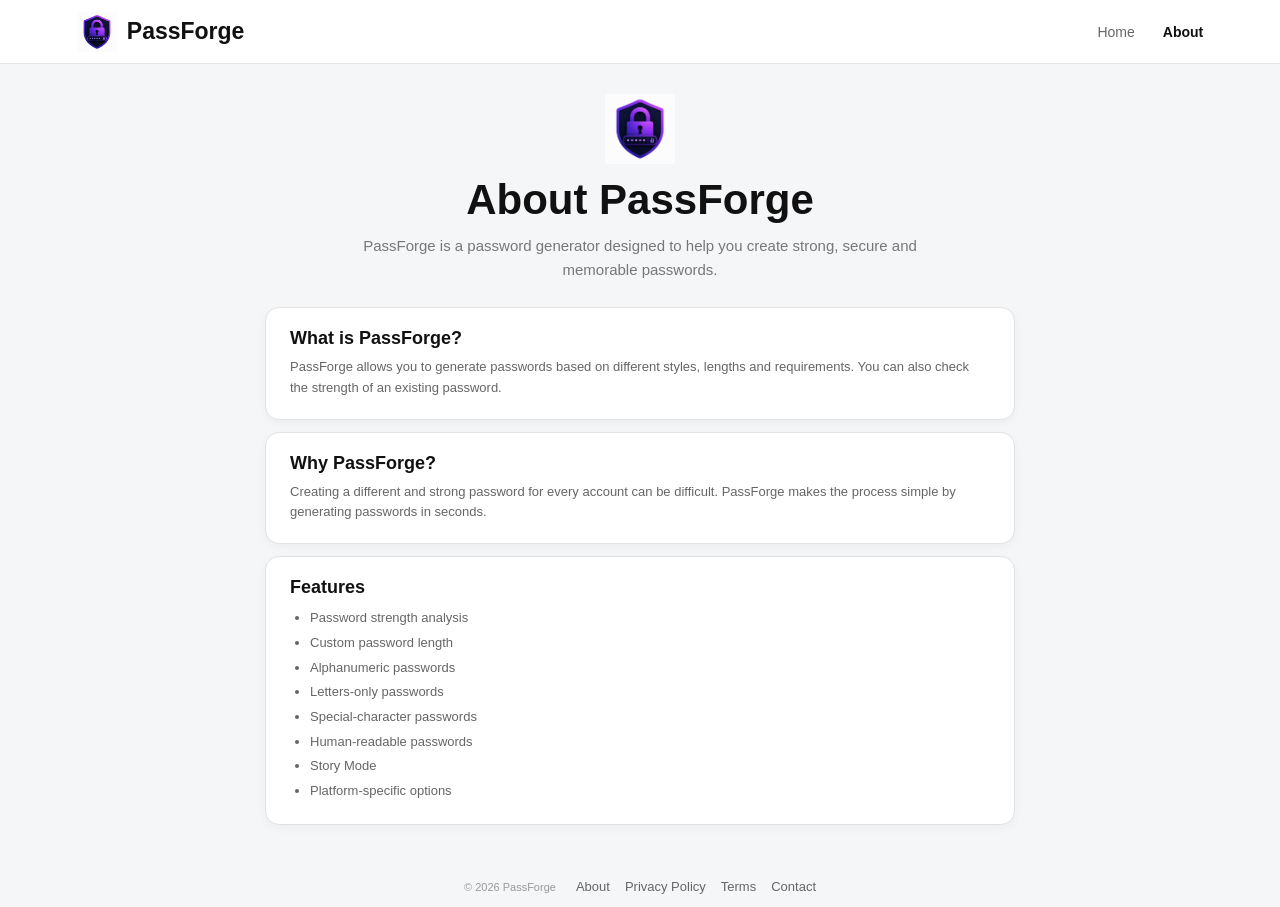
<file: about.html>
<!DOCTYPE html>
<html lang="en">

<head>

    <meta charset="UTF-8">

    <meta name="viewport" content="width=device-width, initial-scale=1.0">

    <title>About PassForge</title>

    <link rel="icon" type="image/png" href="assets/Logo.png">

    <link rel="stylesheet" href="style.css">

</head>


<body>


    <header>

        <div class="logo">

            <img src="assets/Logo.png" alt="PassForge">

            <span>
                PassForge
            </span>

        </div>


        <nav>

            <a href="index.html">
                Home
            </a>

            <a href="about.html" class="active-page">
                About
            </a>

        </nav>

    </header>


    <main class="about-page">

        <section class="about-container">

            <img src="assets/Logo.png" alt="PassForge Logo" class="about-logo">


            <h1>
                About PassForge
            </h1>


            <p class="about-intro">
                PassForge is a password generator designed
                to help you create strong, secure and
                memorable passwords.
            </p>


            <div class="about-card">

                <h2>
                    What is PassForge?
                </h2>

                <p>
                    PassForge allows you to generate passwords
                    based on different styles, lengths and
                    requirements. You can also check the
                    strength of an existing password.
                </p>

            </div>


            <div class="about-card">

                <h2>
                    Why PassForge?
                </h2>

                <p>
                    Creating a different and strong password
                    for every account can be difficult.
                    PassForge makes the process simple by
                    generating passwords in seconds.
                </p>

            </div>


            <div class="about-card">

                <h2>
                    Features
                </h2>

                <ul>

                    <li>
                        Password strength analysis
                    </li>

                    <li>
                        Custom password length
                    </li>

                    <li>
                        Alphanumeric passwords
                    </li>

                    <li>
                        Letters-only passwords
                    </li>

                    <li>
                        Special-character passwords
                    </li>

                    <li>
                        Human-readable passwords
                    </li>

                    <li>
                        Story Mode
                    </li>

                    <li>
                        Platform-specific options
                    </li>

                </ul>

            </div>

        </section>

    </main>


    <footer>

        <span>
            © 2026 PassForge
        </span>

        <div class="footer-links">

            <a href="about.html">About</a>

            <a href="privacy.html">
                Privacy Policy
            </a>

            <a href="terms.html">
                Terms
            </a>

            <a href="contact.html">
                Contact
            </a>

        </div>

    </footer>


</body>

</html>
</file>
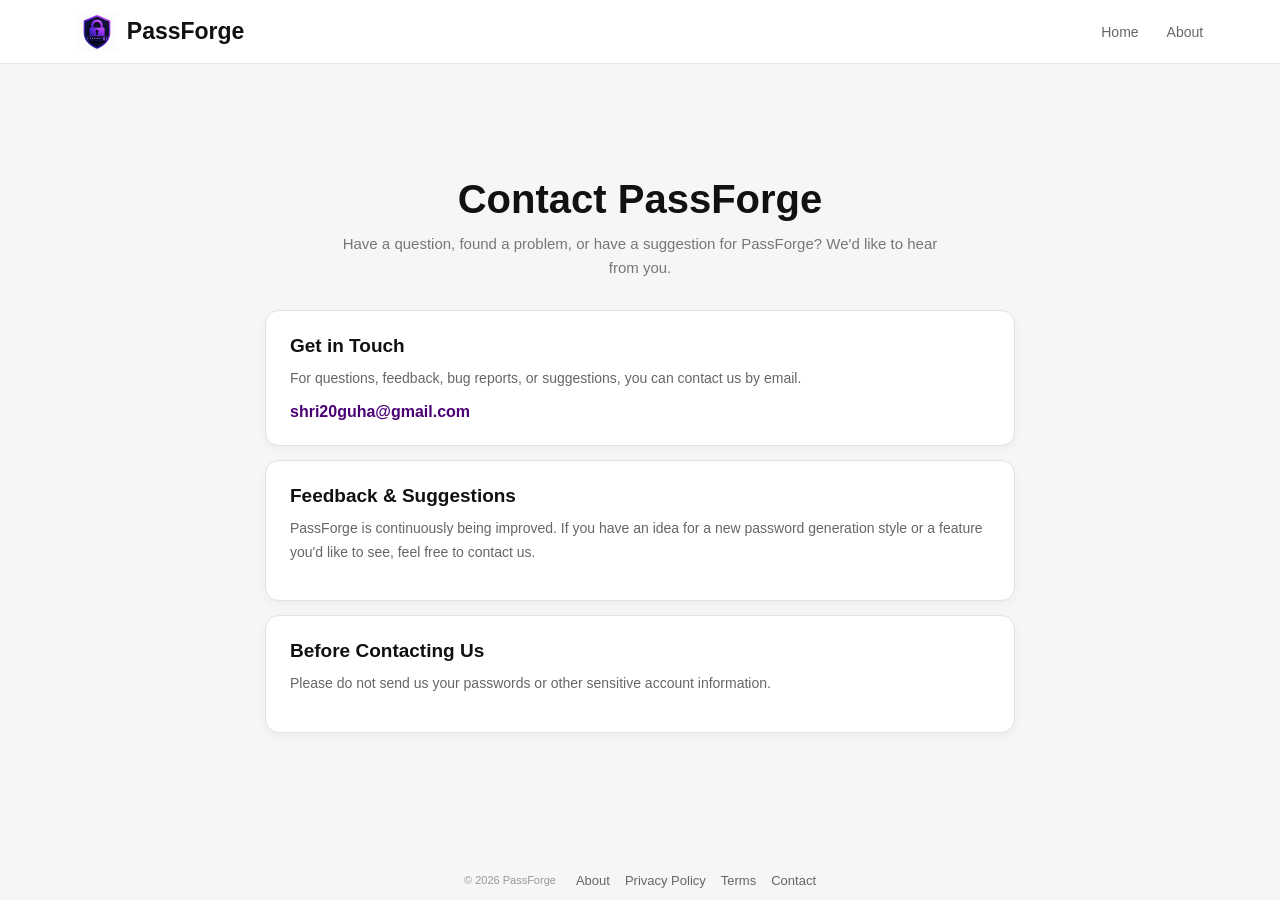
<file: contact.html>
<!DOCTYPE html>
<html lang="en">

<head>

    <meta charset="UTF-8">

    <meta name="viewport" content="width=device-width, initial-scale=1.0">

    <title>Contact — PassForge</title>

    <link rel="icon" type="image/png" href="assets/Logo.png">

    <link rel="stylesheet" href="style.css">

</head>


<body>


    <header>

        <div class="logo">

            <img src="assets/Logo.png" alt="PassForge">

            <span>
                PassForge
            </span>

        </div>


        <nav>

            <a href="index.html">
                Home
            </a>

            <a href="about.html">
                About
            </a>

        </nav>

    </header>


    <main class="contact-page">

        <section class="contact-container">

            <h1>
                Contact PassForge
            </h1>

            <p class="contact-intro">
                Have a question, found a problem, or have a
                suggestion for PassForge? We'd like to hear from you.
            </p>


            <div class="contact-card">

                <h2>
                    Get in Touch
                </h2>

                <p>
                    For questions, feedback, bug reports, or
                    suggestions, you can contact us by email.
                </p>

                <a class="contact-email" href="mailto:shri20guha@gmail.com">
                    shri20guha@gmail.com
                </a>

            </div>


            <div class="contact-card">

                <h2>
                    Feedback & Suggestions
                </h2>

                <p>
                    PassForge is continuously being improved.
                    If you have an idea for a new password
                    generation style or a feature you'd like
                    to see, feel free to contact us.
                </p>

            </div>


            <div class="contact-card">

                <h2>
                    Before Contacting Us
                </h2>

                <p>
                    Please do not send us your passwords or
                    other sensitive account information.
                </p>

            </div>

        </section>

    </main>


    <footer>

        <span>
            © 2026 PassForge
        </span>


        <div class="footer-links">

            <a href="about.html">
                About
            </a>

            <a href="privacy.html">
                Privacy Policy
            </a>

            <a href="terms.html">
                Terms
            </a>

            <a href="contact.html">
                Contact
            </a>

        </div>

    </footer>


</body>

</html>
</file>
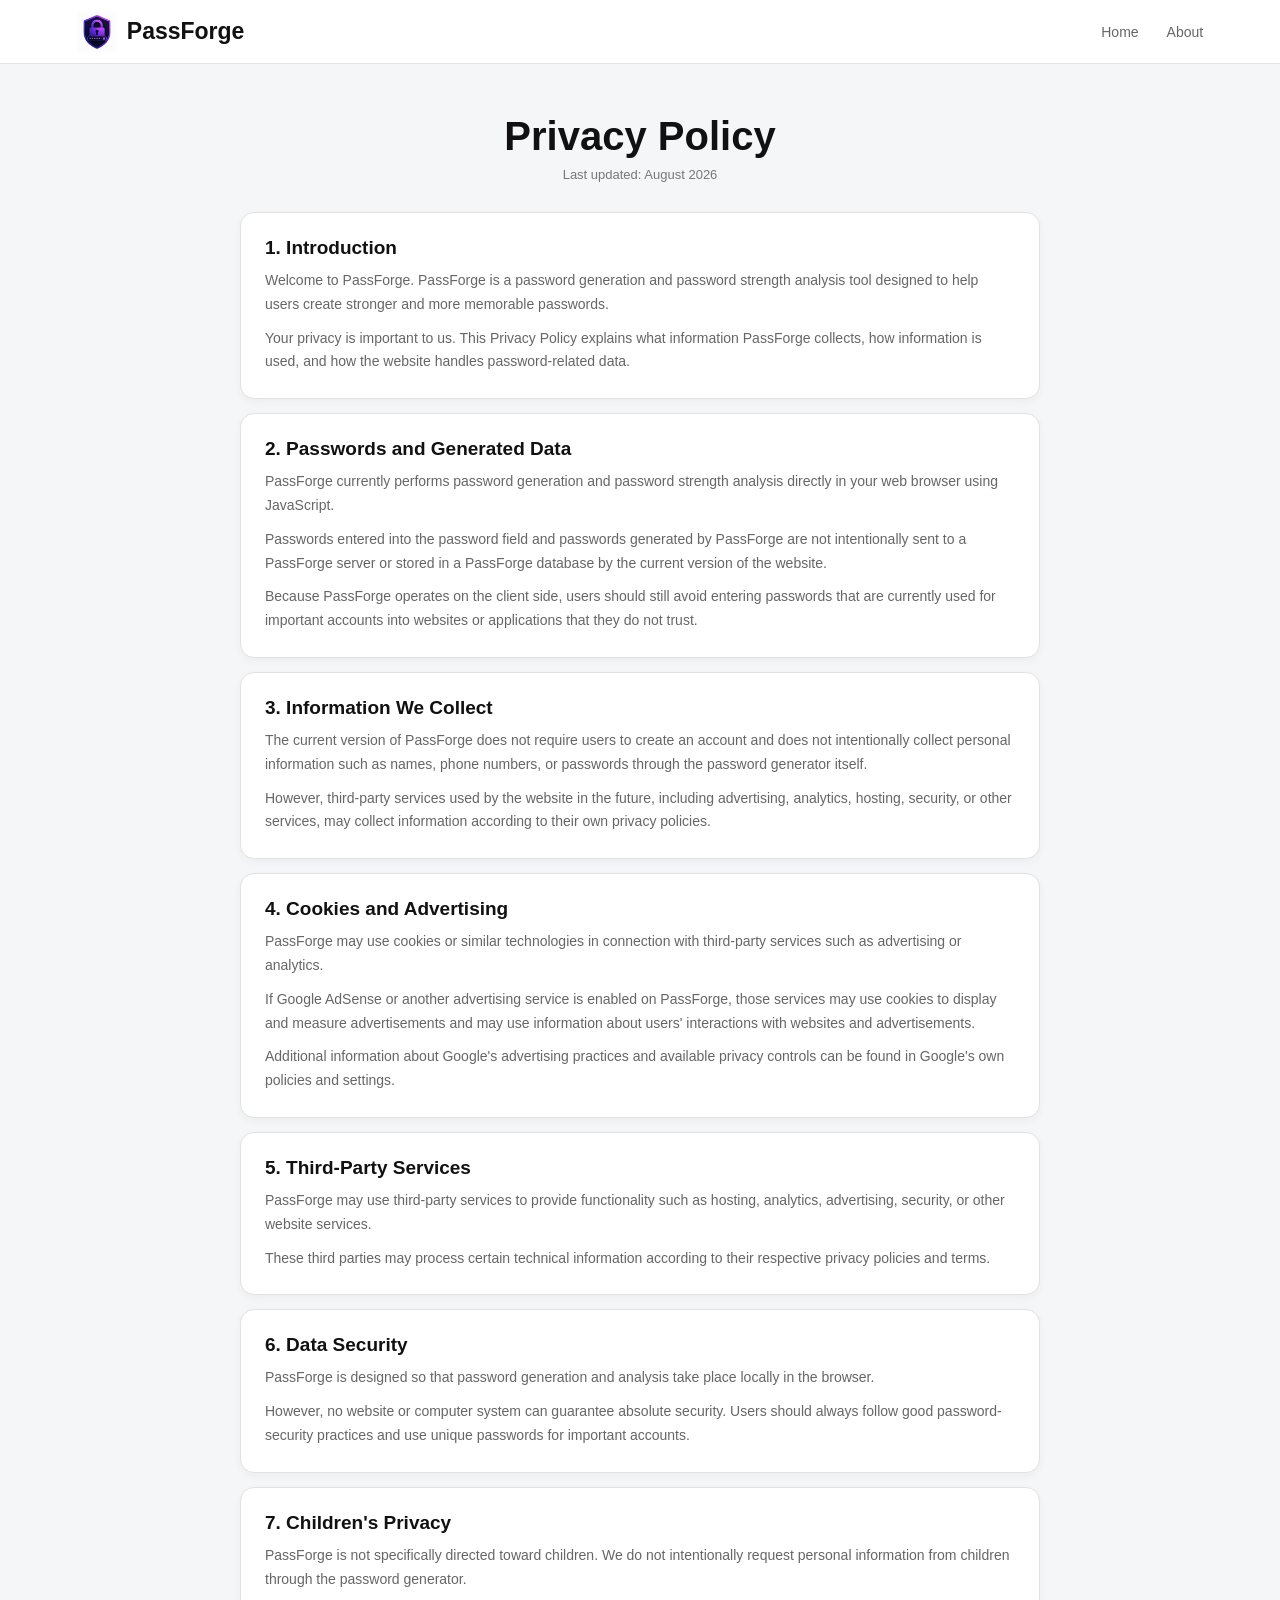
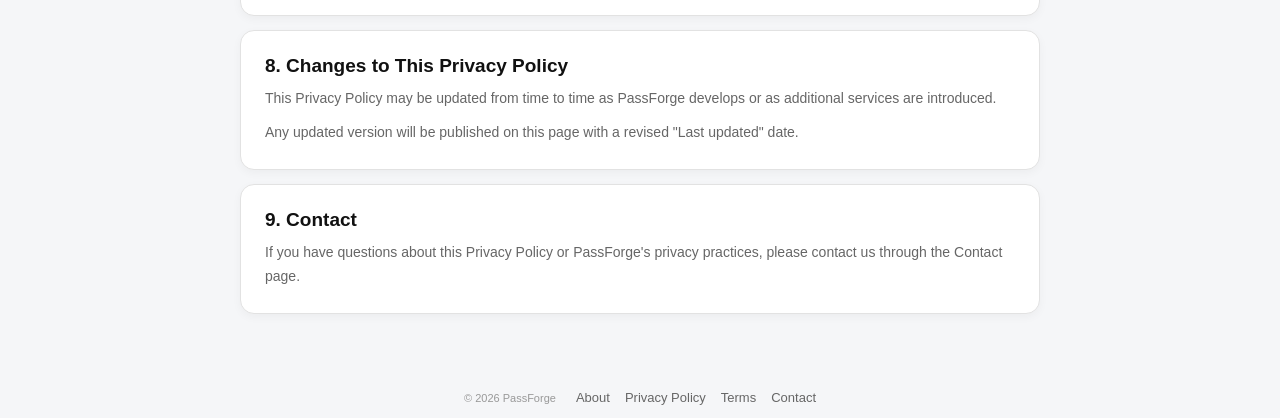
<file: privacy.html>
<!DOCTYPE html>
<html lang="en">

<head>

    <meta charset="UTF-8">

    <meta name="viewport" content="width=device-width, initial-scale=1.0">

    <title>Privacy Policy — PassForge</title>

    <link rel="icon" type="image/png" href="assets/Logo.png">

    <link rel="stylesheet" href="style.css">

</head>


<body>


    <header>

        <div class="logo">

            <img src="assets/Logo.png" alt="PassForge">

            <span>
                PassForge
            </span>

        </div>


        <nav>

            <a href="index.html">
                Home
            </a>

            <a href="about.html">
                About
            </a>

        </nav>

    </header>


    <main class="legal-page">

        <section class="legal-container">

            <h1>
                Privacy Policy
            </h1>

            <p class="last-updated">
                Last updated: August 2026
            </p>


            <div class="legal-card">

                <h2>
                    1. Introduction
                </h2>

                <p>
                    Welcome to PassForge. PassForge is a
                    password generation and password strength
                    analysis tool designed to help users create
                    stronger and more memorable passwords.
                </p>

                <p>
                    Your privacy is important to us. This Privacy
                    Policy explains what information PassForge
                    collects, how information is used, and how
                    the website handles password-related data.
                </p>

            </div>


            <div class="legal-card">

                <h2>
                    2. Passwords and Generated Data
                </h2>

                <p>
                    PassForge currently performs password
                    generation and password strength analysis
                    directly in your web browser using
                    JavaScript.
                </p>

                <p>
                    Passwords entered into the password field
                    and passwords generated by PassForge are
                    not intentionally sent to a PassForge server
                    or stored in a PassForge database by the
                    current version of the website.
                </p>

                <p>
                    Because PassForge operates on the client side,
                    users should still avoid entering passwords
                    that are currently used for important accounts
                    into websites or applications that they do not
                    trust.
                </p>

            </div>


            <div class="legal-card">

                <h2>
                    3. Information We Collect
                </h2>

                <p>
                    The current version of PassForge does not
                    require users to create an account and does
                    not intentionally collect personal information
                    such as names, phone numbers, or passwords
                    through the password generator itself.
                </p>

                <p>
                    However, third-party services used by the
                    website in the future, including advertising,
                    analytics, hosting, security, or other
                    services, may collect information according
                    to their own privacy policies.
                </p>

            </div>


            <div class="legal-card">

                <h2>
                    4. Cookies and Advertising
                </h2>

                <p>
                    PassForge may use cookies or similar
                    technologies in connection with third-party
                    services such as advertising or analytics.
                </p>

                <p>
                    If Google AdSense or another advertising
                    service is enabled on PassForge, those
                    services may use cookies to display and
                    measure advertisements and may use
                    information about users' interactions with
                    websites and advertisements.
                </p>

                <p>
                    Additional information about Google's
                    advertising practices and available privacy
                    controls can be found in Google's own
                    policies and settings.
                </p>

            </div>


            <div class="legal-card">

                <h2>
                    5. Third-Party Services
                </h2>

                <p>
                    PassForge may use third-party services to
                    provide functionality such as hosting,
                    analytics, advertising, security, or other
                    website services.
                </p>

                <p>
                    These third parties may process certain
                    technical information according to their
                    respective privacy policies and terms.
                </p>

            </div>


            <div class="legal-card">

                <h2>
                    6. Data Security
                </h2>

                <p>
                    PassForge is designed so that password
                    generation and analysis take place locally
                    in the browser.
                </p>

                <p>
                    However, no website or computer system can
                    guarantee absolute security. Users should
                    always follow good password-security
                    practices and use unique passwords for
                    important accounts.
                </p>

            </div>


            <div class="legal-card">

                <h2>
                    7. Children's Privacy
                </h2>

                <p>
                    PassForge is not specifically directed toward
                    children. We do not intentionally request
                    personal information from children through the
                    password generator.
                </p>

            </div>


            <div class="legal-card">

                <h2>
                    8. Changes to This Privacy Policy
                </h2>

                <p>
                    This Privacy Policy may be updated from time
                    to time as PassForge develops or as additional
                    services are introduced.
                </p>

                <p>
                    Any updated version will be published on this
                    page with a revised "Last updated" date.
                </p>

            </div>


            <div class="legal-card">

                <h2>
                    9. Contact
                </h2>

                <p>
                    If you have questions about this Privacy
                    Policy or PassForge's privacy practices,
                    please contact us through the Contact page.
                </p>

            </div>

        </section>

    </main>


    <footer>

        <span>
            © 2026 PassForge
        </span>

        <div class="footer-links">

            <a href="about.html">
                About
            </a>

            <a href="privacy.html">
                Privacy Policy
            </a>

            <a href="terms.html">
                Terms
            </a>

            <a href="contact.html">
                Contact
            </a>

        </div>

    </footer>


</body>

</html>
</file>
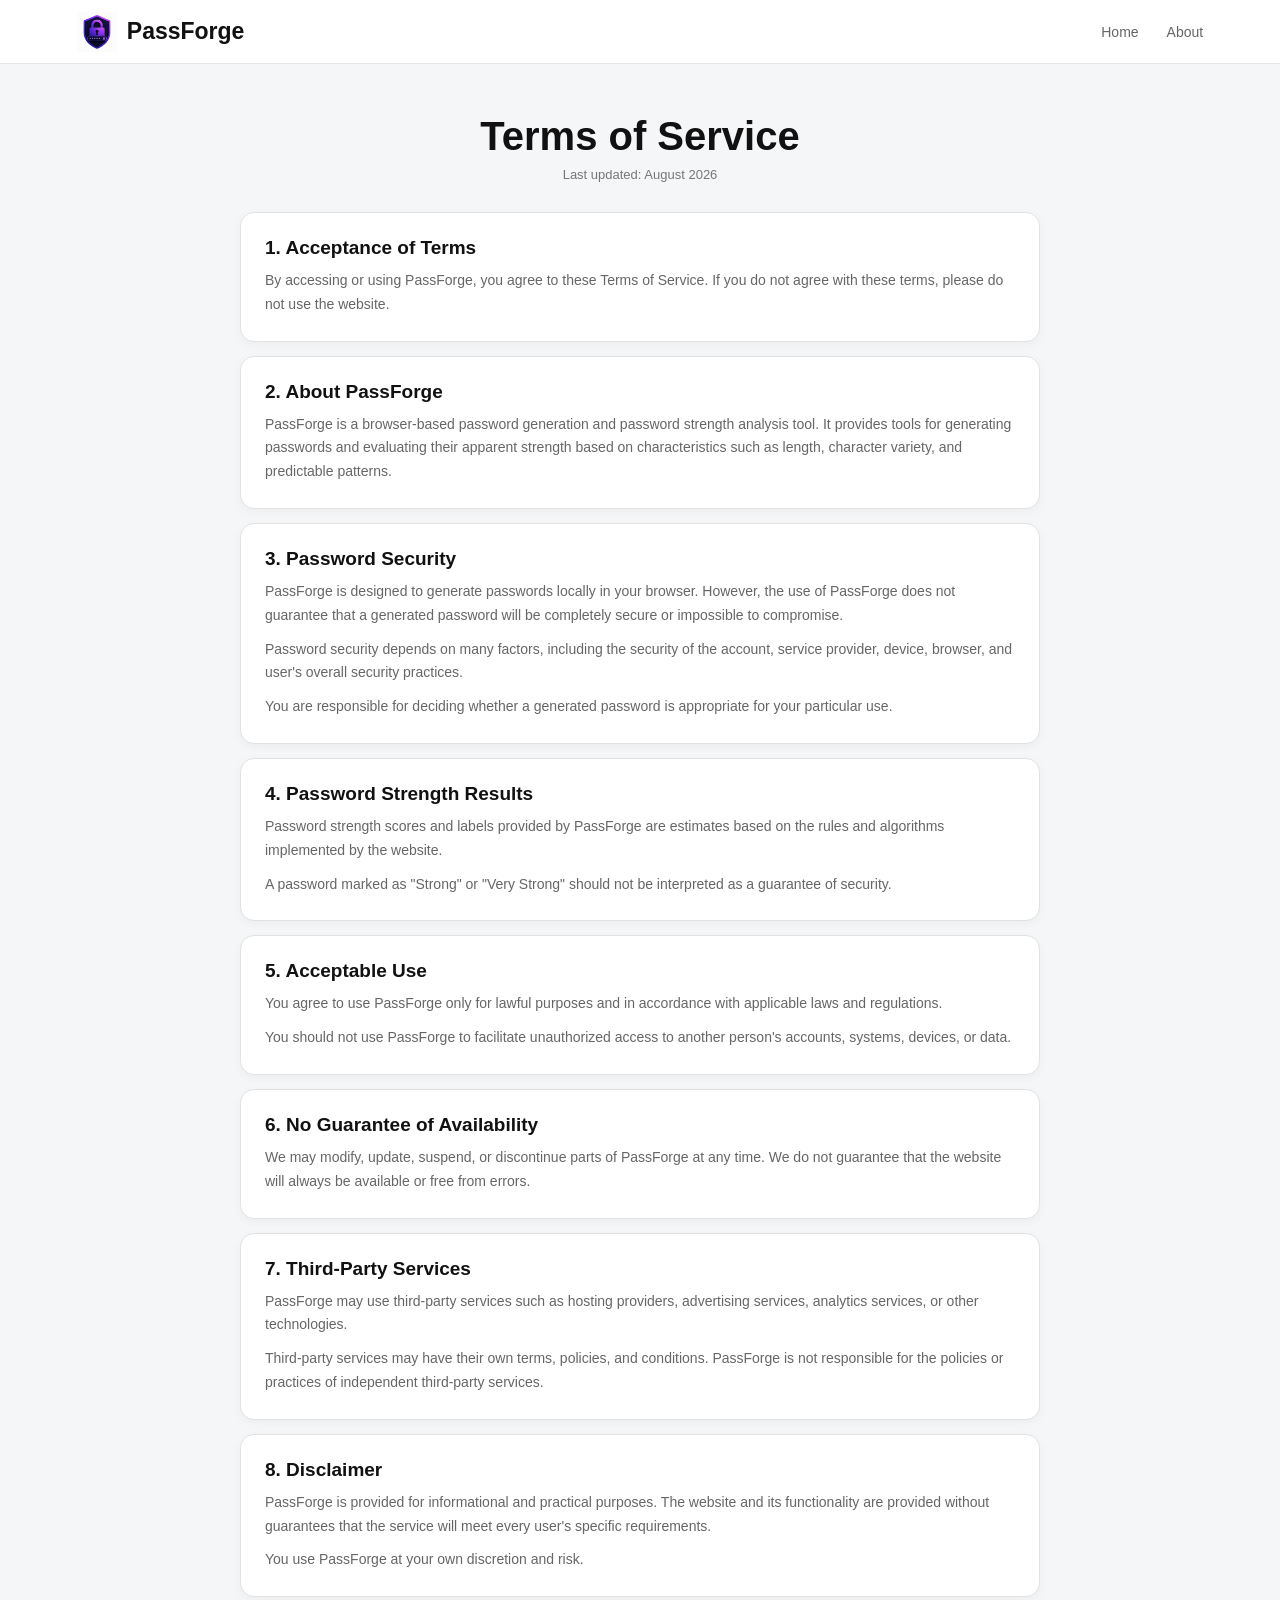
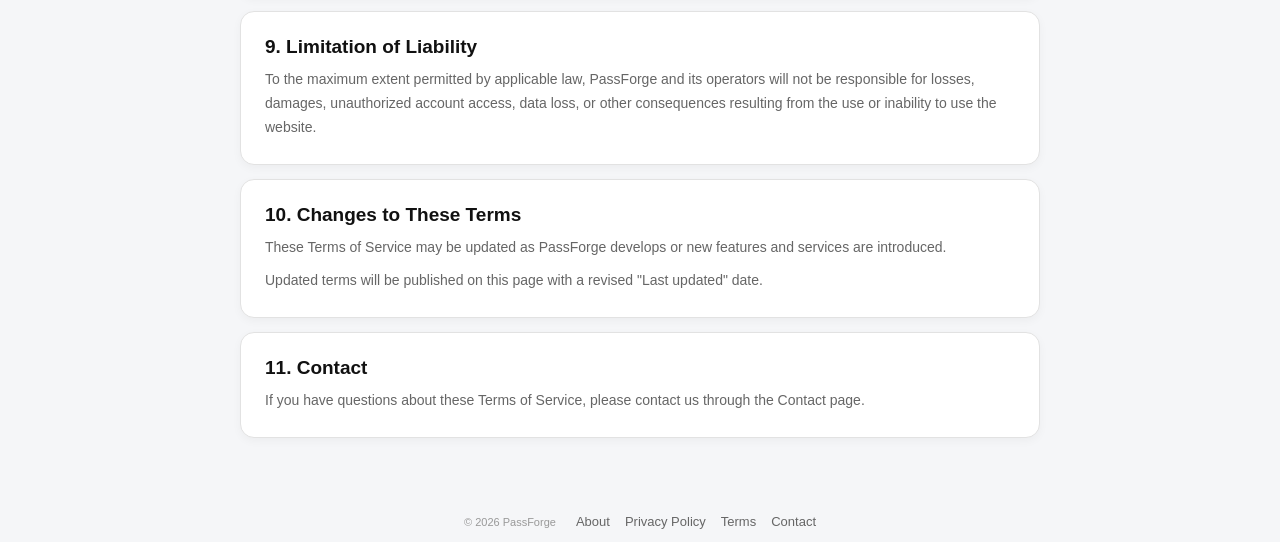
<file: terms.html>
<!DOCTYPE html>
<html lang="en">

<head>

    <meta charset="UTF-8">

    <meta name="viewport" content="width=device-width, initial-scale=1.0">

    <title>Terms of Service — PassForge</title>

    <link rel="icon" type="image/png" href="assets/Logo.png">

    <link rel="stylesheet" href="style.css">

</head>


<body>


    <header>

        <div class="logo">

            <img src="assets/Logo.png" alt="PassForge">

            <span>
                PassForge
            </span>

        </div>


        <nav>

            <a href="index.html">
                Home
            </a>

            <a href="about.html">
                About
            </a>

        </nav>

    </header>


    <main class="legal-page">

        <section class="legal-container">

            <h1>
                Terms of Service
            </h1>

            <p class="last-updated">
                Last updated: August 2026
            </p>


            <div class="legal-card">

                <h2>
                    1. Acceptance of Terms
                </h2>

                <p>
                    By accessing or using PassForge, you agree
                    to these Terms of Service. If you do not
                    agree with these terms, please do not use
                    the website.
                </p>

            </div>


            <div class="legal-card">

                <h2>
                    2. About PassForge
                </h2>

                <p>
                    PassForge is a browser-based password
                    generation and password strength analysis
                    tool. It provides tools for generating
                    passwords and evaluating their apparent
                    strength based on characteristics such as
                    length, character variety, and predictable
                    patterns.
                </p>

            </div>


            <div class="legal-card">

                <h2>
                    3. Password Security
                </h2>

                <p>
                    PassForge is designed to generate passwords
                    locally in your browser. However, the use
                    of PassForge does not guarantee that a
                    generated password will be completely
                    secure or impossible to compromise.
                </p>

                <p>
                    Password security depends on many factors,
                    including the security of the account,
                    service provider, device, browser, and
                    user's overall security practices.
                </p>

                <p>
                    You are responsible for deciding whether a
                    generated password is appropriate for your
                    particular use.
                </p>

            </div>


            <div class="legal-card">

                <h2>
                    4. Password Strength Results
                </h2>

                <p>
                    Password strength scores and labels provided
                    by PassForge are estimates based on the
                    rules and algorithms implemented by the
                    website.
                </p>

                <p>
                    A password marked as "Strong" or "Very
                    Strong" should not be interpreted as a
                    guarantee of security.
                </p>

            </div>


            <div class="legal-card">

                <h2>
                    5. Acceptable Use
                </h2>

                <p>
                    You agree to use PassForge only for lawful
                    purposes and in accordance with applicable
                    laws and regulations.
                </p>

                <p>
                    You should not use PassForge to facilitate
                    unauthorized access to another person's
                    accounts, systems, devices, or data.
                </p>

            </div>


            <div class="legal-card">

                <h2>
                    6. No Guarantee of Availability
                </h2>

                <p>
                    We may modify, update, suspend, or
                    discontinue parts of PassForge at any time.
                    We do not guarantee that the website will
                    always be available or free from errors.
                </p>

            </div>


            <div class="legal-card">

                <h2>
                    7. Third-Party Services
                </h2>

                <p>
                    PassForge may use third-party services such
                    as hosting providers, advertising services,
                    analytics services, or other technologies.
                </p>

                <p>
                    Third-party services may have their own
                    terms, policies, and conditions. PassForge
                    is not responsible for the policies or
                    practices of independent third-party
                    services.
                </p>

            </div>


            <div class="legal-card">

                <h2>
                    8. Disclaimer
                </h2>

                <p>
                    PassForge is provided for informational and
                    practical purposes. The website and its
                    functionality are provided without guarantees
                    that the service will meet every user's
                    specific requirements.
                </p>

                <p>
                    You use PassForge at your own discretion and
                    risk.
                </p>

            </div>


            <div class="legal-card">

                <h2>
                    9. Limitation of Liability
                </h2>

                <p>
                    To the maximum extent permitted by applicable
                    law, PassForge and its operators will not be
                    responsible for losses, damages, unauthorized
                    account access, data loss, or other consequences
                    resulting from the use or inability to use the
                    website.
                </p>

            </div>


            <div class="legal-card">

                <h2>
                    10. Changes to These Terms
                </h2>

                <p>
                    These Terms of Service may be updated as
                    PassForge develops or new features and
                    services are introduced.
                </p>

                <p>
                    Updated terms will be published on this page
                    with a revised "Last updated" date.
                </p>

            </div>


            <div class="legal-card">

                <h2>
                    11. Contact
                </h2>

                <p>
                    If you have questions about these Terms of
                    Service, please contact us through the
                    Contact page.
                </p>

            </div>

        </section>

    </main>


    <footer>

        <span>
            © 2026 PassForge
        </span>


        <div class="footer-links">

            <a href="about.html">
                About
            </a>

            <a href="privacy.html">
                Privacy Policy
            </a>

            <a href="terms.html">
                Terms
            </a>

            <a href="contact.html">
                Contact
            </a>

        </div>

    </footer>


</body>

</html>
</file>
<file: style.css>
/* =====================================================
   PASSFORGE — MAIN STYLESHEET
===================================================== */


/* =====================================================
   RESET
===================================================== */

* {
    margin: 0;
    padding: 0;
    box-sizing: border-box;
}


/* =====================================================
   PAGE
===================================================== */

html,
body {
    width: 100%;
    min-height: 100%;

    margin: 0;
    padding: 0;

    overflow-x: hidden;
    overflow-y: auto;
}


body {
    font-family:
        Arial,
        Helvetica,
        sans-serif;

    background: #f5f6f8;

    color: #111;
}


/* =====================================================
   HEADER
===================================================== */

header {
    width: 100%;
    height: 64px;

    background: #fff;

    border-bottom: 1px solid #e5e5e5;

    display: flex;
    align-items: center;
    justify-content: space-between;

    padding: 0 6%;

    position: relative;
    z-index: 100;

    overflow: visible;
}


/* =====================================================
   LOGO
===================================================== */

.logo {
    display: flex;
    align-items: center;

    gap: 10px;

    flex-shrink: 0;

    width: auto;
    height: 100%;

    margin: 0;
    padding: 0;

    font-size: 23px;
    font-weight: 800;

    white-space: nowrap;
}


.logo img {
    width: 40px;
    height: 40px;

    min-width: 40px;
    min-height: 40px;

    object-fit: contain;

    display: block;

    flex-shrink: 0;

    margin: 0;
    padding: 0;
}


.logo span {
    display: block;

    margin: 0;
    padding: 0;

    white-space: nowrap;
}


/* =====================================================
   NAVIGATION
===================================================== */

nav {
    display: flex;
    align-items: center;

    gap: 28px;

    margin: 0;
    padding: 0;

    flex-shrink: 0;
}


nav a {
    text-decoration: none;

    color: #666;

    font-size: 14px;

    transition:
        color 0.2s ease;
}


nav a:hover {
    color: #111;
}


nav a.active-page {
    color: #111 !important;

    font-weight: 700;
}


/* =====================================================
   MAIN
===================================================== */

main {
    height: calc(100vh - 104px);

    display: flex;
    align-items: center;
    justify-content: center;

    padding: 20px;
}


/* =====================================================
   GENERATOR
===================================================== */

.generator {
    width: min(850px, 94%);

    text-align: center;
}


.generator h1 {
    font-size: clamp(32px, 4vw, 48px);

    line-height: 1.1;

    margin-bottom: 7px;

    font-weight: 700;
}


.subtitle {
    color: #777;

    font-size: 15px;

    margin-bottom: 22px;
}


/* =====================================================
   PASSWORD LABEL
===================================================== */

.password-label-row {
    display: flex;
    align-items: center;
    justify-content: space-between;

    margin-bottom: 7px;

    text-align: left;
}


.password-label-row label {
    font-size: 13px;

    font-weight: 600;

    color: #333;
}


.password-label-row span {
    font-size: 11px;

    color: #999;
}


/* =====================================================
   PASSWORD BOX
===================================================== */

.password-container {
    width: 100%;

    min-height: 76px;

    background: #fff;

    border: 2px solid #dcdcdc;

    border-radius: 15px;

    display: flex;
    align-items: center;

    padding: 10px 12px 10px 20px;

    transition:
        border-color 2.5s ease,
        box-shadow 2.5s ease;
}


.password-container.story-active {
    border-color: #8b35c9;

    box-shadow:
        0 0 10px rgba(139, 53, 201, 0.12);
}


.password-container.story-inactive {
    border-color: #dcdcdc;

    box-shadow: none;
}


.password-container:focus-within {
    border-color: #111;

    box-shadow:
        0 0 0 3px rgba(0, 0, 0, 0.04);
}


.password-container.story-active:focus-within {
    border-color: #8b35c9;

    box-shadow:
        0 0 0 3px rgba(139, 53, 201, 0.10);
}


#password {
    flex: 1;

    min-width: 0;

    border: none;
    outline: none;

    background: transparent;

    color: #111;

    font-family:
        "Courier New",
        monospace;

    font-size: clamp(17px, 2.5vw, 24px);

    font-weight: 600;
}


#password::placeholder {
    color: #aaa;

    font-family:
        Arial,
        Helvetica,
        sans-serif;

    font-size: 16px;

    font-weight: 400;
}


/* =====================================================
   ICON BUTTONS
===================================================== */

.icon-button {
    width: 44px;
    height: 44px;

    flex-shrink: 0;

    border: none;

    background: #f1f1f1;

    border-radius: 9px;

    margin-left: 6px;

    cursor: pointer;

    display: flex;
    align-items: center;
    justify-content: center;

    font-size: 17px;

    transition:
        background 0.2s ease,
        transform 0.15s ease;
}


.icon-button:hover {
    background: #ddd;

    transform: translateY(-1px);
}


.copy-button {
    padding: 0;
}


.copy-button img {
    width: 23px;
    height: 23px;

    object-fit: contain;

    display: block;
}


/* =====================================================
   STRENGTH
===================================================== */

.strength-section {
    margin-top: 13px;
}


.strength-track {
    width: 100%;
    height: 8px;

    background: #dedede;

    border-radius: 20px;

    overflow: hidden;
}


.strength-fill {
    width: 0%;
    height: 100%;

    background: #bbb;

    border-radius: 20px;

    transition:
        width 0.3s ease,
        background-color 0.3s ease;
}


.strength-info {
    display: flex;
    align-items: center;
    justify-content: space-between;

    margin-top: 7px;

    font-size: 12px;
}


#strengthText {
    color: #555;

    font-weight: 600;
}


#scoreText {
    color: #888;
}


.feedback {
    min-height: 20px;

    margin-top: 6px;

    color: #777;

    font-size: 12px;
}


.feedback.easy-active {
    font-size: 14px;

    color: #777;

    font-weight: 400;
}


/* =====================================================
   GENERATE AREA
===================================================== */

.generate-area {
    margin-top: 10px;

    display: flex;
    align-items: center;
    justify-content: center;

    gap: 8px;
}


.generate-button {
    width: min(420px, 100%);
    height: 52px;

    border-radius: 11px;

    border: 2px solid #111;

    background: #111;

    color: #fff;

    font-size: 15px;
    font-weight: 700;

    cursor: pointer;

    transition:
        background-color 2.5s ease,
        border-color 2.5s ease,
        box-shadow 2.5s ease,
        transform 0.15s ease;
}


.generate-button:hover {
    transform: translateY(-1px);
}


.generate-button:active {
    transform: translateY(0);
}


.generate-button.easy-active {
    background-color: #39c96b;

    border-color: #39c96b;

    box-shadow:
        0 0 12px rgba(57, 201, 107, 0.18);
}


.generate-button.story-active {
    background-color: #8b35c9;

    border-color: #8b35c9;

    box-shadow:
        0 0 12px rgba(139, 53, 201, 0.18);
}


/* =====================================================
   LENGTH
===================================================== */

.length-input {
    width: 52px;
    height: 52px;

    flex-shrink: 0;

    border: 2px solid #d2d2d2;

    border-radius: 11px;

    background: #fff;

    color: #222;

    outline: none;

    text-align: center;

    font-family: inherit;

    font-size: 15px;

    font-weight: 700;

    transition:
        border-color 0.2s ease,
        box-shadow 0.2s ease;
}


.length-input:focus {
    border-color: #999;

    box-shadow:
        0 0 0 3px rgba(0, 0, 0, 0.04);
}


.length-input.story-mode {
    color: #8b35c9;

    background: #faf7fc;

    border-color: #cba9df;
}


/* =====================================================
   OPTIONS
===================================================== */

.options {
    margin-top: 13px;
}


.platform-grid {
    width: 100%;

    display: grid;

    grid-template-columns:
        repeat(4, 1fr);

    gap: 7px;
}


/* =====================================================
   OPTION BUTTONS
===================================================== */

.option-button {
    width: 100%;
    min-height: 42px;

    display: flex;
    align-items: center;
    justify-content: center;

    text-align: center;

    background: #fff;

    color: #222;

    border: 1px solid #ddd;

    border-radius: 9px;

    padding: 8px 10px;

    font-family: inherit;

    font-size: 11px;

    font-weight: 400;

    cursor: pointer;

    transition:
        background 0.2s ease,
        color 0.2s ease,
        border-color 0.2s ease,
        transform 0.15s ease,
        box-shadow 0.2s ease,
        opacity 0.2s ease;
}


.option-button:hover {
    border-color: #111;

    transform: translateY(-1px);
}


.option-button.active {
    background: #111;

    color: #fff;

    border-color: #111;

    box-shadow:
        0 3px 8px rgba(0, 0, 0, 0.15);
}


.option-button:disabled {
    cursor: not-allowed;

    opacity: 0.42;

    background: #f4f4f4;

    color: #999;

    border-color: #ddd;

    transform: none;

    box-shadow: none;
}


/* =====================================================
   PLATFORM BUTTONS
===================================================== */

.platform-button {
    gap: 8px;
}


.platform-button img {
    width: 24px;
    height: 24px;

    object-fit: contain;

    flex-shrink: 0;

    display: block;

    border-radius: 5px;
}


.platform-button span {
    line-height: 1;
}


/* =====================================================
   EASY OPTION
===================================================== */

.easy-option {
    width: 100%;
    min-height: 42px;

    display: flex;
    align-items: center;
    justify-content: center;

    gap: 9px;

    background: #fff;

    color: #222;

    border: 1px solid #ddd;

    border-radius: 9px;

    padding: 8px 10px;

    font-size: 11px;

    font-weight: 400;

    cursor: pointer;

    user-select: none;

    transition:
        border-color 0.2s ease,
        background 0.2s ease,
        color 0.2s ease,
        box-shadow 0.2s ease,
        transform 0.15s ease,
        opacity 0.2s ease;
}


.easy-option:hover {
    border-color: #111;

    transform: translateY(-1px);
}


.easy-option.active {
    background: #111;

    color: #fff;

    border-color: #111;

    box-shadow:
        0 3px 8px rgba(0, 0, 0, 0.15);
}


.easy-option.disabled {
    cursor: not-allowed;

    opacity: 0.42;

    background: #f4f4f4;

    color: #999;

    border-color: #ddd;

    transform: none;

    box-shadow: none;
}


.easy-option>span {
    white-space: nowrap;
}


/* =====================================================
   SWITCH
===================================================== */

.switch {
    position: relative;

    width: 34px;
    height: 19px;

    flex-shrink: 0;

    cursor: pointer;
}


.switch input {
    opacity: 0;

    width: 0;
    height: 0;
}


.slider {
    position: absolute;

    inset: 0;

    background: #ccc;

    border-radius: 30px;

    cursor: pointer;

    transition:
        background-color 0.2s ease;
}


.slider::before {
    content: "";

    position: absolute;

    width: 13px;
    height: 13px;

    left: 3px;
    top: 3px;

    background: #fff;

    border-radius: 50%;

    transition:
        transform 0.2s ease;

    box-shadow:
        0 1px 3px rgba(0, 0, 0, 0.25);
}


.switch input:checked+.slider {
    background: #39c96b;
}


.switch input:checked+.slider::before {
    transform: translateX(15px);
}


/* =====================================================
   STYLE GRID
===================================================== */

.style-grid {
    width: 100%;

    display: grid;

    grid-template-columns:
        repeat(3, 1fr);

    gap: 7px;

    margin-top: 7px;
}


/* =====================================================
   FOOTER
===================================================== */

footer {
    min-height: 40px;

    display: flex;
    align-items: center;
    justify-content: center;

    gap: 20px;

    flex-wrap: wrap;

    padding: 8px 20px;

    color: #999;

    font-size: 11px;

    background: transparent;
}


.footer-links {
    display: flex;

    align-items: center;

    justify-content: center;

    gap: 15px;

    flex-wrap: wrap;
}


.footer-links a {
    color: #666;

    text-decoration: none;

    font-size: 13px;
}


.footer-links a:hover {
    color: #111;

    text-decoration: underline;
}


/* =====================================================
   ABOUT PAGE
===================================================== */

.about-page {
    min-height: calc(100vh - 104px);

    height: auto;

    display: flex;
    align-items: center;
    justify-content: center;

    padding: 30px 20px;

    overflow: visible;
}


.about-container {
    width: min(750px, 94%);

    text-align: center;
}


.about-logo {
    width: 70px;
    height: 70px;

    object-fit: contain;

    display: block;

    margin: 0 auto 12px;
}


.about-container h1 {
    font-size: 42px;

    margin-bottom: 10px;
}


.about-intro {
    color: #777;

    font-size: 15px;

    line-height: 1.6;

    max-width: 600px;

    margin: 0 auto 25px;
}


.about-card {
    background: #fff;

    border: 1px solid #e2e2e2;

    border-radius: 14px;

    padding: 20px 24px;

    margin-bottom: 12px;

    text-align: left;

    box-shadow:
        0 3px 10px rgba(0, 0, 0, 0.04);
}


.about-card h2 {
    font-size: 18px;

    margin-bottom: 8px;
}


.about-card p {
    color: #666;

    font-size: 13px;

    line-height: 1.6;
}


.about-card ul {
    margin: 0;

    padding-left: 20px;

    color: #666;

    font-size: 13px;

    line-height: 1.9;
}


/* =====================================================
   LEGAL PAGES
===================================================== */

.legal-page {
    min-height: calc(100vh - 104px);

    height: auto;

    display: flex;

    justify-content: center;

    padding: 50px 20px;
}


.legal-container {
    width: min(800px, 94%);
}


.legal-container h1 {
    text-align: center;

    font-size: 40px;

    margin-bottom: 8px;
}


.last-updated {
    text-align: center;

    color: #777;

    font-size: 13px;

    margin-bottom: 30px;
}


.legal-card {
    background: #fff;

    border: 1px solid #e2e2e2;

    border-radius: 14px;

    padding: 24px;

    margin-bottom: 14px;

    box-shadow:
        0 3px 10px rgba(0, 0, 0, 0.04);
}


.legal-card h2 {
    font-size: 19px;

    margin-bottom: 10px;
}


.legal-card p {
    color: #666;

    font-size: 14px;

    line-height: 1.7;

    margin-bottom: 10px;
}


.legal-card p:last-child {
    margin-bottom: 0;
}


/* =====================================================
   CONTACT PAGE
===================================================== */

.contact-page {
    min-height: calc(100vh - 104px);

    height: auto;

    display: flex;

    justify-content: center;

    padding: 50px 20px;
}


.contact-container {
    width: min(750px, 94%);

    text-align: center;
}


.contact-container h1 {
    font-size: 40px;

    margin-bottom: 10px;
}


.contact-intro {
    color: #777;

    font-size: 15px;

    line-height: 1.6;

    max-width: 600px;

    margin: 0 auto 30px;
}


.contact-card {
    background: #fff;

    border: 1px solid #e2e2e2;

    border-radius: 14px;

    padding: 24px;

    margin-bottom: 14px;

    text-align: left;

    box-shadow:
        0 3px 10px rgba(0, 0, 0, 0.04);
}


.contact-card h2 {
    font-size: 19px;

    margin-bottom: 10px;
}


.contact-card p {
    color: #666;

    font-size: 14px;

    line-height: 1.7;

    margin-bottom: 12px;
}


.contact-email {
    display: inline-block;

    color: #4b0076;

    font-weight: 600;

    text-decoration: none;

    word-break: break-word;
}


.contact-email:hover {
    text-decoration: underline;
}


/* =====================================================
   MOBILE
===================================================== */

@media (max-width: 650px) {

    header {
        height: 64px;

        padding: 0 20px;

        overflow: visible;
    }


    .logo {
        font-size: 20px;
    }


    .logo img {
        width: 32px;
        height: 32px;

        min-width: 32px;
        min-height: 32px;
    }


    nav {
        display: none;
    }


    main {
        height: auto;

        min-height: calc(100vh - 64px);

        align-items: flex-start;

        padding: 30px 15px 40px;
    }


    .generator {
        width: 100%;
    }


    .generator h1 {
        font-size: 31px;
    }


    .password-container {
        min-height: 70px;

        padding-left: 13px;
    }


    #password {
        font-size: 17px;
    }


    .icon-button {
        width: 40px;
        height: 40px;
    }


    .copy-button img {
        width: 21px;
        height: 21px;
    }


    .generate-area {
        width: 100%;
    }


    .generate-button {
        flex: 1;

        width: auto;
    }


    .length-input {
        width: 52px;
    }


    .platform-grid {
        grid-template-columns:
            repeat(4, 1fr);

        gap: 5px;
    }


    .option-button,
    .easy-option {
        min-height: 43px;

        padding: 6px 4px;

        font-size: 9px;
    }


    .platform-button {
        gap: 4px;
    }


    .platform-button img {
        width: 19px;
        height: 19px;
    }


    .easy-option {
        gap: 4px;
    }


    .easy-option>span {
        white-space: normal;
    }


    .switch {
        width: 30px;
        height: 17px;
    }


    .slider::before {
        width: 11px;
        height: 11px;

        left: 3px;
        top: 3px;
    }


    .switch input:checked+.slider::before {
        transform: translateX(13px);
    }


    .style-grid {
        grid-template-columns:
            repeat(2, 1fr);

        gap: 5px;
    }


    .about-page {
        min-height: calc(100vh - 64px);

        align-items: flex-start;

        padding: 35px 15px;
    }


    .about-container {
        width: 100%;
    }


    .about-container h1 {
        font-size: 32px;
    }


    .about-logo {
        width: 60px;
        height: 60px;
    }


    .about-card {
        padding: 18px;
    }


    .legal-page {
        min-height: calc(100vh - 64px);

        padding: 35px 15px;
    }


    .legal-container {
        width: 100%;
    }


    .legal-container h1 {
        font-size: 32px;
    }


    .legal-card {
        padding: 18px;
    }


    .contact-page {
        min-height: calc(100vh - 64px);

        padding: 35px 15px;
    }


    .contact-container {
        width: 100%;
    }


    .contact-container h1 {
        font-size: 32px;
    }


    .contact-card {
        padding: 18px;
    }


    footer {
        padding: 20px 15px;
    }

}


/* =====================================================
   VERY SMALL PHONES
===================================================== */

@media (max-width: 380px) {

    .password-label-row span {
        display: none;
    }


    .password-label-row label {
        font-size: 12px;
    }


    .platform-grid {
        gap: 3px;
    }


    .option-button,
    .easy-option {
        font-size: 8px;

        padding: 5px 2px;
    }


    .platform-button {
        gap: 2px;
    }


    .platform-button img {
        width: 16px;
        height: 16px;
    }


    .copy-button img {
        width: 19px;
        height: 19px;
    }


    .easy-option {
        gap: 2px;
    }


    .switch {
        width: 27px;
        height: 16px;
    }


    .slider::before {
        width: 10px;
        height: 10px;

        left: 3px;
        top: 3px;
    }


    .switch input:checked+.slider::before {
        transform: translateX(11px);
    }


    .length-input {
        width: 48px;
    }

}
</file>
